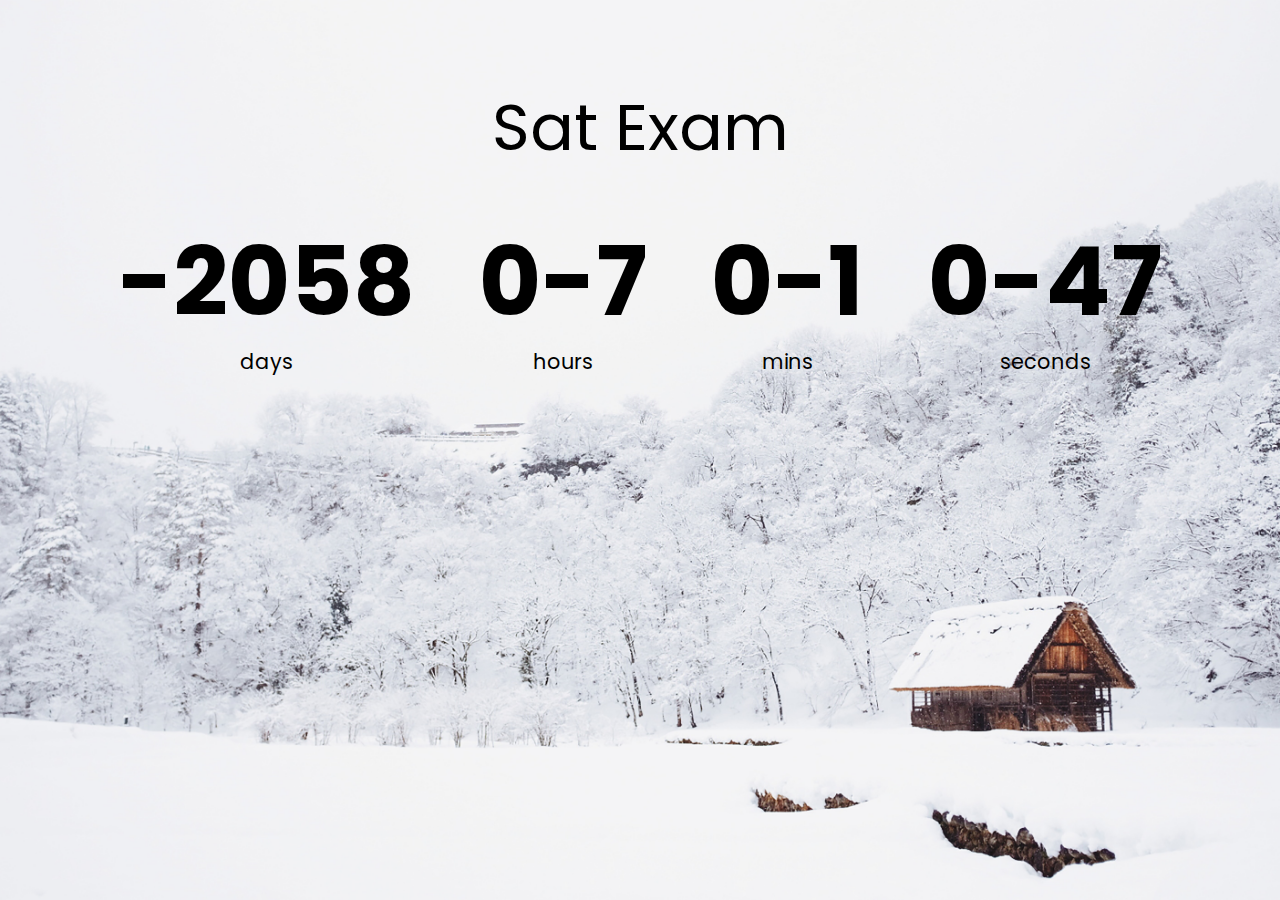
<file: countdown-timer/index.html>
<!--Written By Deepesh Nimma-->

<!DOCTYPE html>
<html lang="en">
  <head>
    <meta charset="UTF-8" />
    <meta name="viewport" content="width=device-width, initial-scale=1.0" />
    <title>Countdown Timer</title>
    <link rel="stylesheet" href="style.css" />
    <script src="script.js" defer></script>
  </head>
  <body>
    <h1>Sat Exam</h1>

    <div class="countdown-container">
      <div class="countdown-el days-c">
        <p class="big-text" id="days">0</p>
        <span>days</span>
      </div>
      <div class="countdown-el hours-c">
        <p class="big-text" id="hours">0</p>
        <span>hours</span>
      </div>
      <div class="countdown-el mins-c">
        <p class="big-text" id="mins">0</p>
        <span>mins</span>
      </div>
      <div class="countdown-el seconds-c">
        <p class="big-text" id="seconds">0</p>
        <span>seconds</span>
      </div>
    </div>
  </body>
</html>
</file>
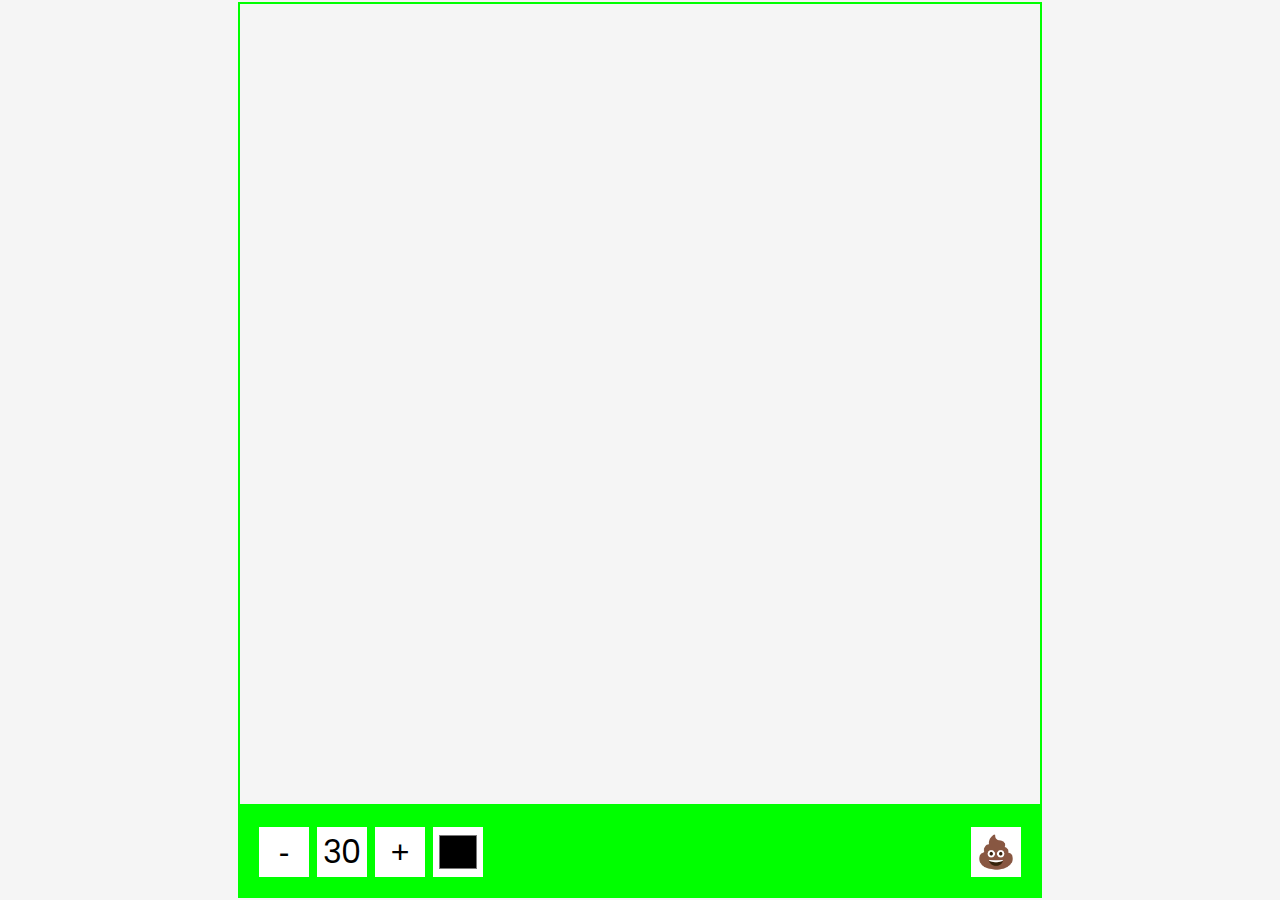
<file: drawing-app/index.html>
<!-- Written By Deepesh Nimma -->

<!DOCTYPE html>
<html lang="en">
  <head>
    <meta charset="UTF-8" />
    <meta name="viewport" content="width=device-width, initial-scale=1.0" />
    <title>Drawing App</title>
    <link rel="stylesheet" href="style.css" />
    <script src="script.js" defer></script>
  </head>
  <body>
    <canvas id="canvas" width="800" height="800"></canvas>
    <div class="toolbox">
      <button id="decrease">-</button>
      <span id="size">30</span>
      <button id="increase">+</button>
      <input type="color" id="color" />
      <button id="clear">💩</button>
    </div>
  </body>
</html>
</file>
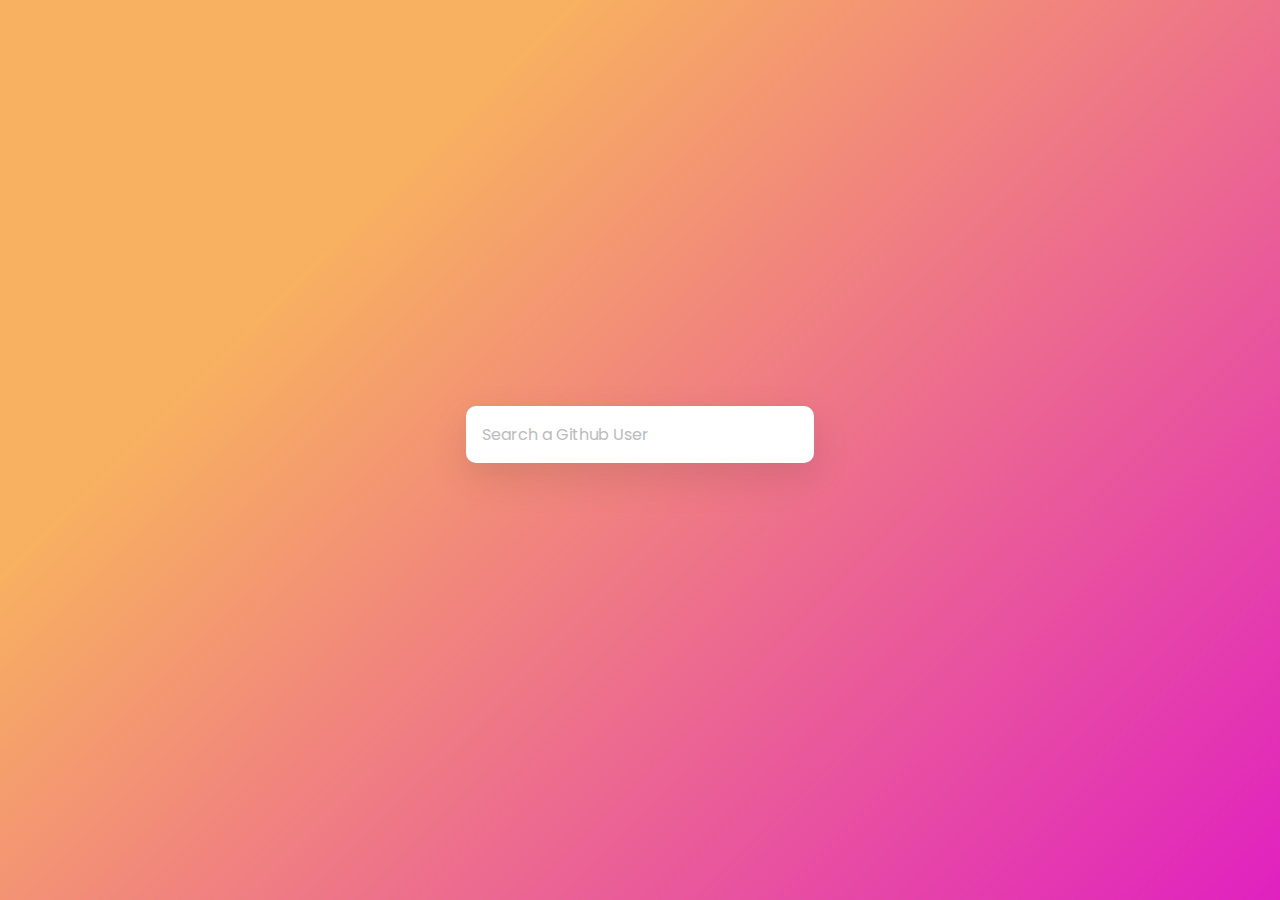
<file: github-profiles/index.html>
<!-- Written By Deepesh Nimma -->

<!DOCTYPE html>
<html lang="en">
  <head>
    <meta charset="UTF-8" />
    <meta name="viewport" content="width=device-width, initial-scale=1.0" />
    <title>Github Profiles</title>
    <link rel="stylesheet" href="style.css" />
    <script src="script.js" defer></script>
  </head>
  <body>
    <form id="form">
      <input type="text" id="search" placeholder="Search a Github User" />
    </form>
    <main id="main"></main>
  </body>
</html>
</file>
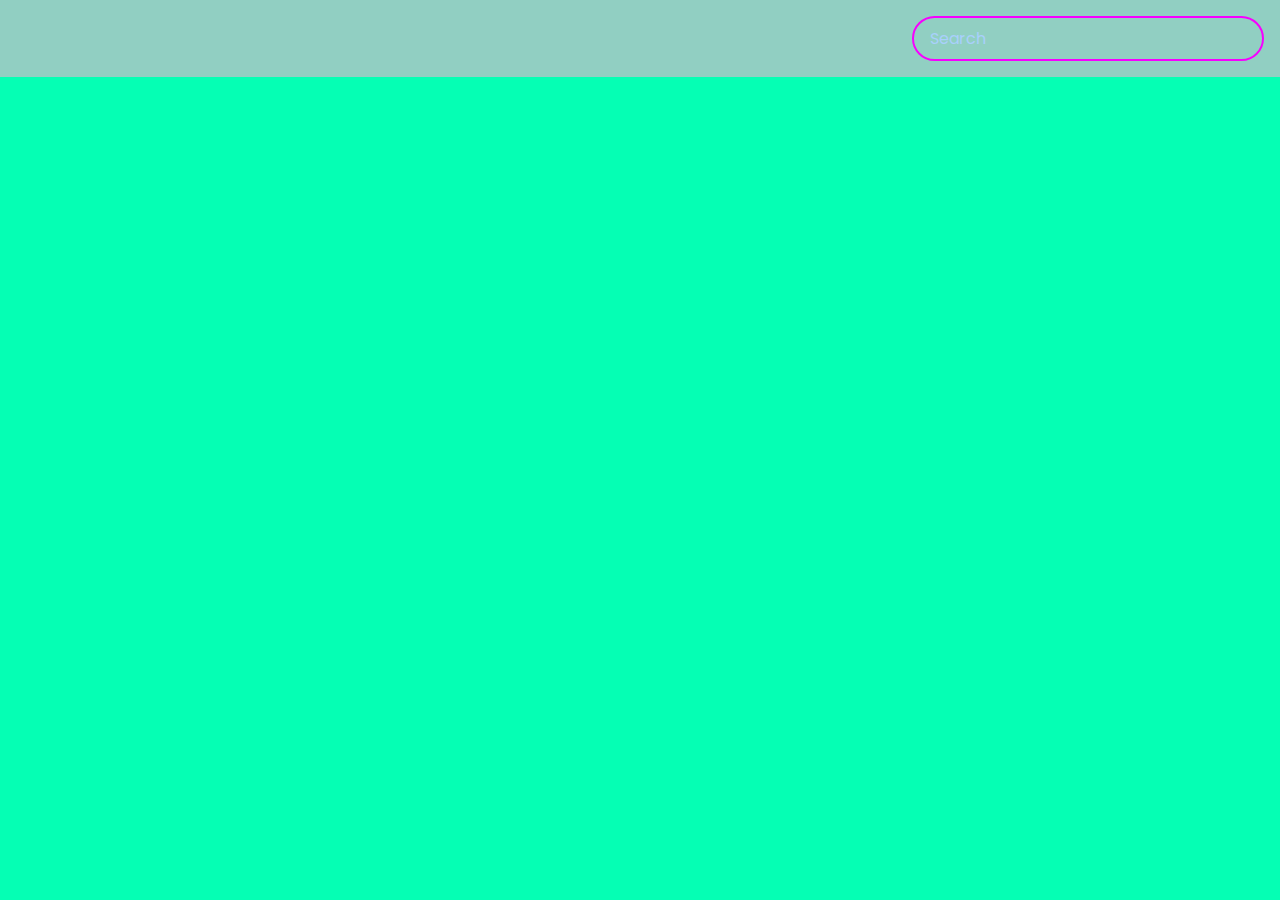
<file: movie-app/index.html>
<!-- Written By Deepesh Nimma -->
<!DOCTYPE html>
<html lang="en">
    <head>
        <meta charset="UTF-8" />
        <meta name="viewport" content="width=device-width, initial-scale=1.0" />
        <title>Movie App</title>
        <link rel="stylesheet" href="style.css" />
        <script src="script.js" defer></script>
    </head>
    <body>
        <header>
            <form id="form">
                <input
                    type="text"
                    id="search"
                    placeholder="Search"
                    class="search"
                />
            </form>
        </header>
        <main id="main"></main>
    </body>
</html>
</file>
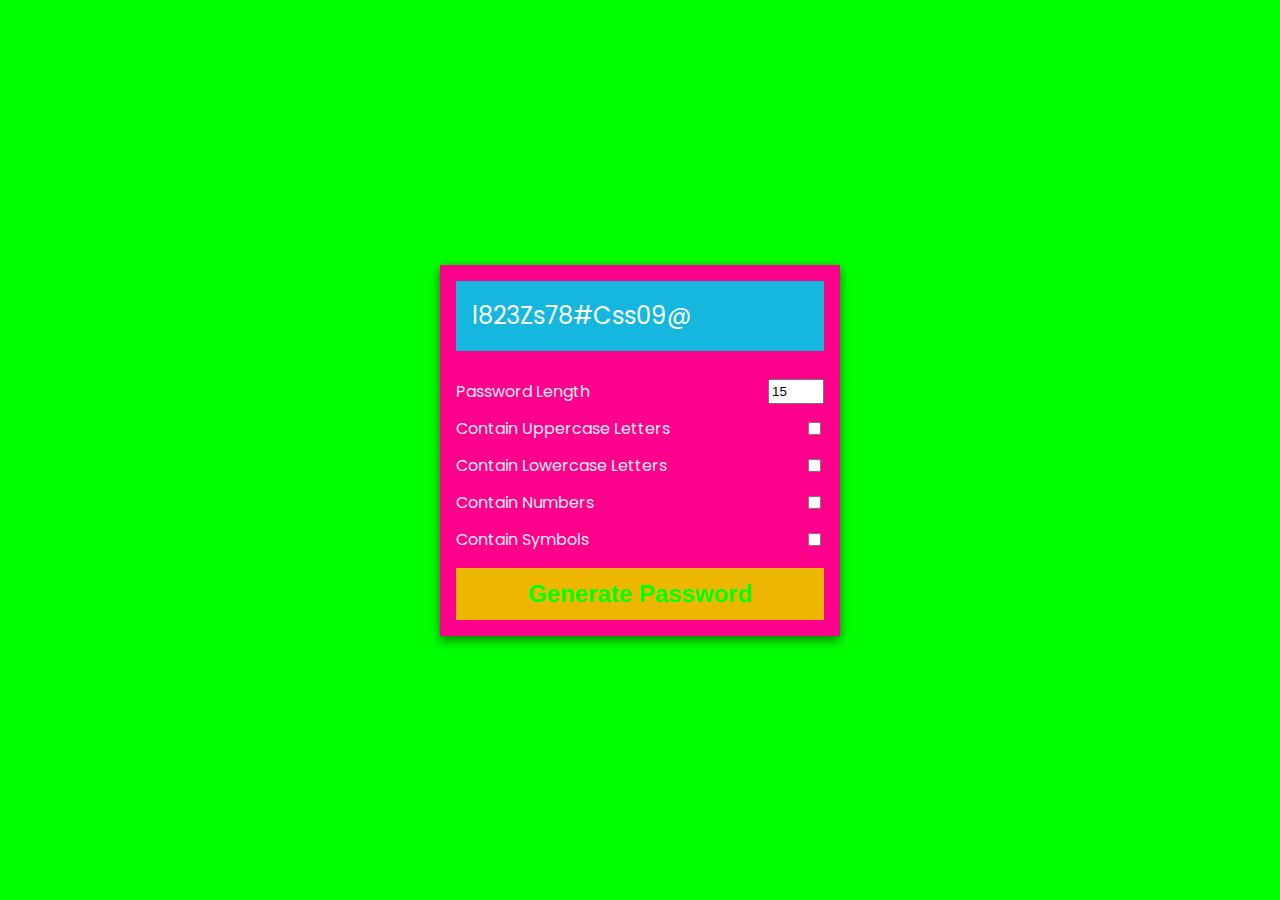
<file: password-generator/index.html>
<!-- Written By Deepesh Nimma -->
<!DOCTYPE html>
<html lang="en">
    <head>
        <meta charset="UTF-8" />
        <meta name="viewport" content="width=device-width, initial-scale=1.0" />
        <title>Password Generator</title>
        <link rel="stylesheet" href="style.css" />
        <script src="script.js" defer></script>
    </head>
    <body>
        <div class="pw-container">
            <div class="pw-header">
                <div class="pw">
                    <span id="pw">l823Zs78#Css09@</span>
                    <button id="copy">Copy</button>
                </div>
            </div>
            <div class="pw-body">
                <div class="form-control">
                    <label for="len">Password Length</label>
                    <input id="len" value="15" type="number" min="2" max="30" />
                </div>
                <div class="form-control">
                    <label for="upper">Contain Uppercase Letters</label>
                    <input id="upper" type="checkbox" />
                </div>
                <div class="form-control">
                    <label for="lower">Contain Lowercase Letters</label>
                    <input id="lower" type="checkbox" />
                </div>
                <div class="form-control">
                    <label for="number">Contain Numbers</label>
                    <input id="number" type="checkbox" />
                </div>
                <div class="form-control">
                    <label for="symbol">Contain Symbols</label>
                    <input id="symbol" type="checkbox" />
                </div>
                <button class="generate" id="generate">
                    Generate Password
                </button>
            </div>
        </div>
    </body>
</html>
</file>
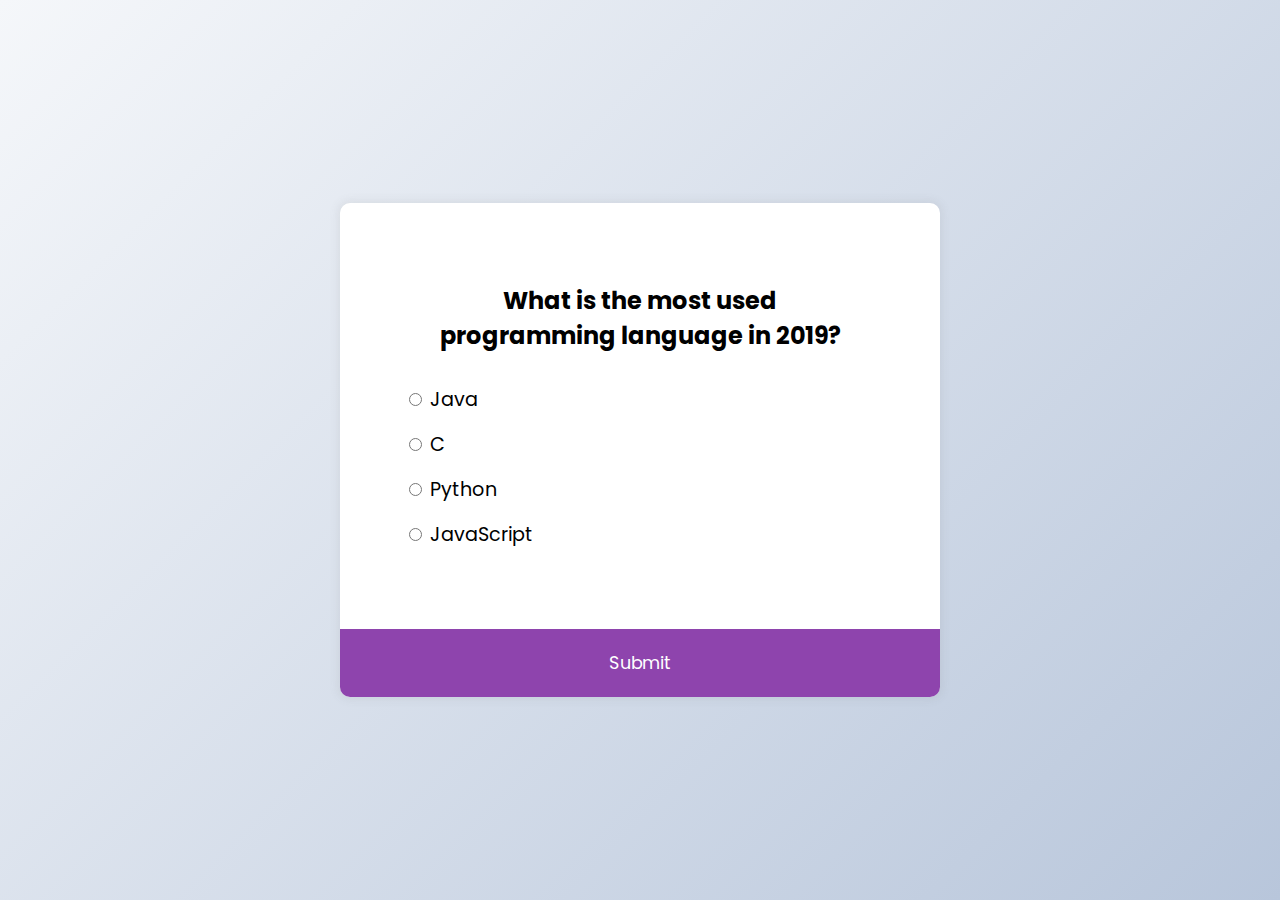
<file: quiz-app/index.html>
<!-- Written By Deepesh Nimma -->
<!DOCTYPE html>
<html lang="en">
    <head>
        <meta charset="UTF-8" />
        <meta name="viewport" content="width=device-width, initial-scale=1.0" />
        <title>Quiz App</title>
        <link rel="stylesheet" href="style.css" />
        <script src="script.js" defer></script>
    </head>
    <body>
        <div class="quiz-container" id="quiz">
            <div class="quiz-header">
                <h2 id="question">Question text</h2>
                <ul>
                    <li>
                        <input
                            type="radio"
                            id="a"
                            name="answer"
                            class="answer"
                        />
                        <label id="a_text" for="a">Question</label>
                    </li>
                    <li>
                        <input
                            type="radio"
                            id="b"
                            name="answer"
                            class="answer"
                        />
                        <label id="b_text" for="b">Question</label>
                    </li>
                    <li>
                        <input
                            type="radio"
                            id="c"
                            name="answer"
                            class="answer"
                        />
                        <label id="c_text" for="c">Question</label>
                    </li>
                    <li>
                        <input
                            type="radio"
                            id="d"
                            name="answer"
                            class="answer"
                        />
                        <label id="d_text" for="d">Question</label>
                    </li>
                </ul>
            </div>
            <button id="submit">Submit</button>
        </div>
    </body>
</html>
</file>
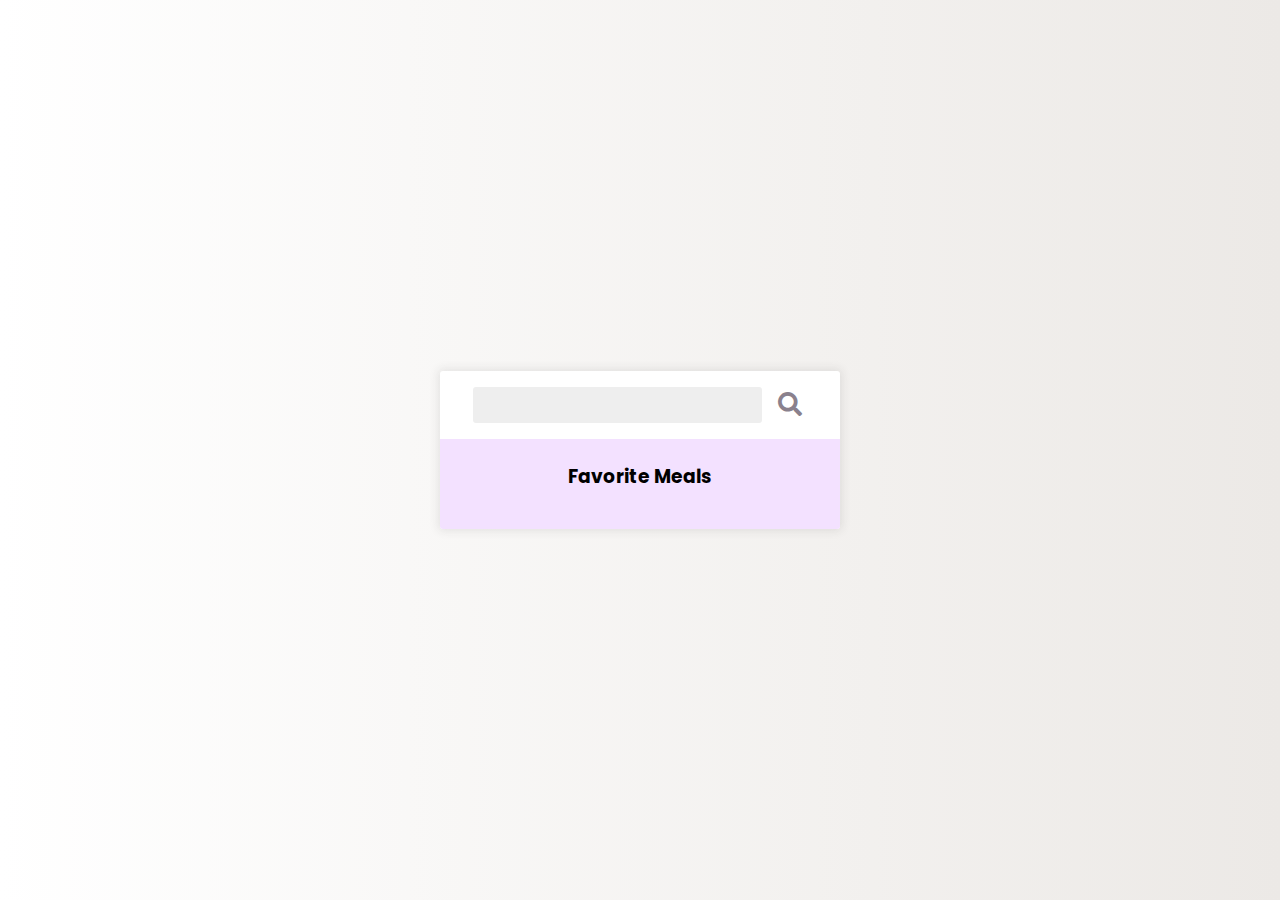
<file: recipe-app/index.html>
<!-- Written By Deepesh Nimma -->
<!DOCTYPE html>
<html lang="en">
    <head>
        <meta charset="UTF-8" />
        <meta name="viewport" content="width=device-width, initial-scale=1.0" />
        <title>Recipes App</title>
        <link
            rel="stylesheet"
            href="https://cdnjs.cloudflare.com/ajax/libs/font-awesome/5.14.0/css/all.min.css"
        />
        <link rel="stylesheet" href="style.css" />
        <script src="script.js" defer></script>
    </head>
    <body>
        <div class="mobile-container">
            <header>
                <input type="text" id="search-term" />
                <button id="search"><i class="fas fa-search"></i></button>
            </header>
            <div class="fav-container">
                <h3>Favorite Meals</h3>
                <ul class="fav-meals" id="fav-meals"></ul>
            </div>
            <div class="meals" id="meals"></div>
        </div>

        <div class="popup-container hidden" id="meal-popup">
            <div class="popup">
                <button id="close-popup" class="close-popup">
                    <i class="fas fa-times"></i>
                </button>
                <div class="meal-info" id="meal-info"></div>
            </div>
        </div>
    </body>
</html>
</file>
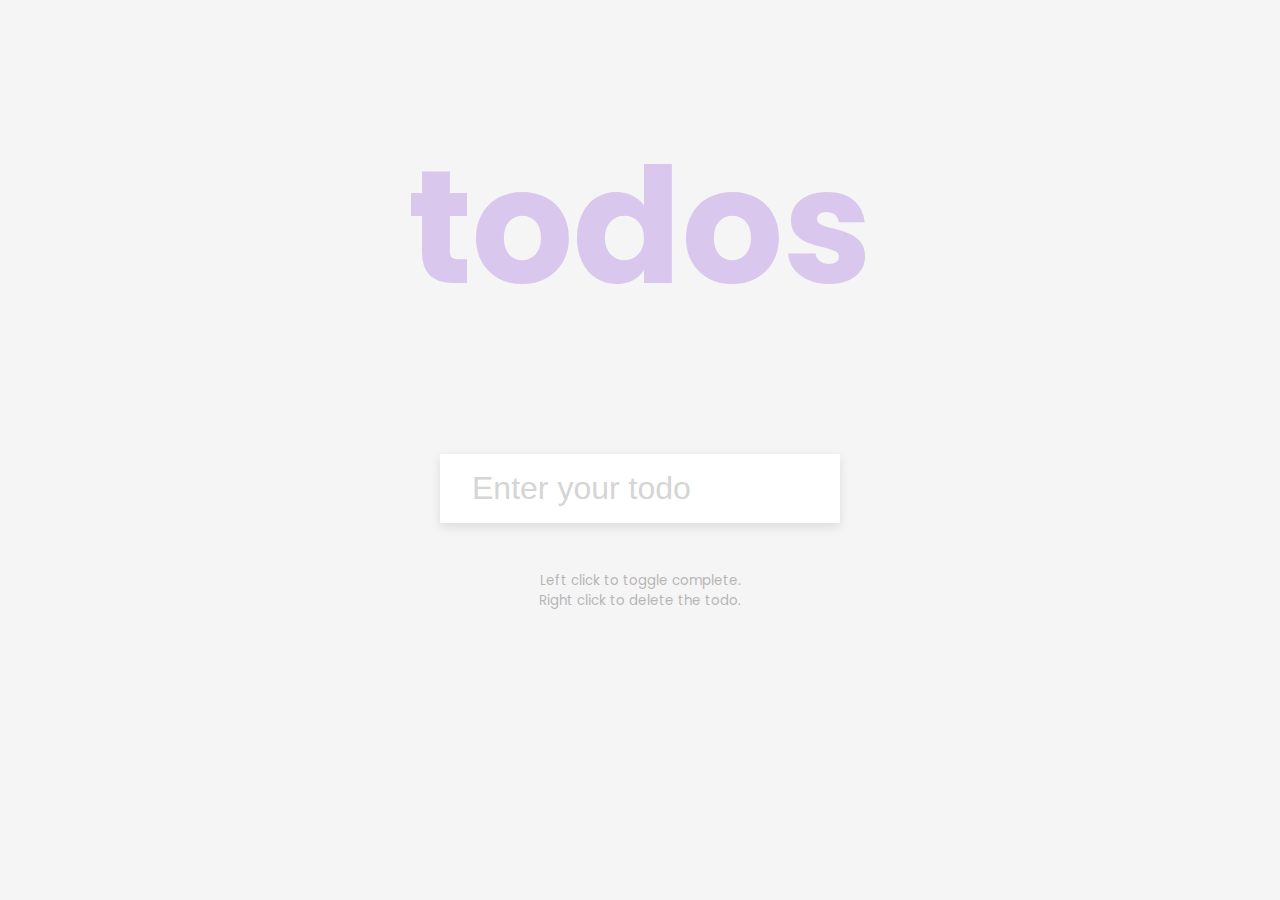
<file: todo-app/index.html>
<!-- Written By Deepesh Nimma -->
<!DOCTYPE html>
<html lang="en">
    <head>
        <meta charset="UTF-8" />
        <meta name="viewport" content="width=device-width, initial-scale=1.0" />
        <title>ToDo App</title>
        <link rel="stylesheet" href="style.css" />
        <script src="script.js" defer></script>
    </head>
    <body>
        <h1>todos</h1>
        <form id="form">
            <input
                type="text"
                id="input"
                class="input"
                placeholder="Enter your todo"
                autocomplete="off"
            />
            <ul class="todos" id="todos"></ul>
        </form>
        <small
            >Left click to toggle complete. <br />Right click to delete the
            todo.</small
        >
    </body>
</html>
</file>
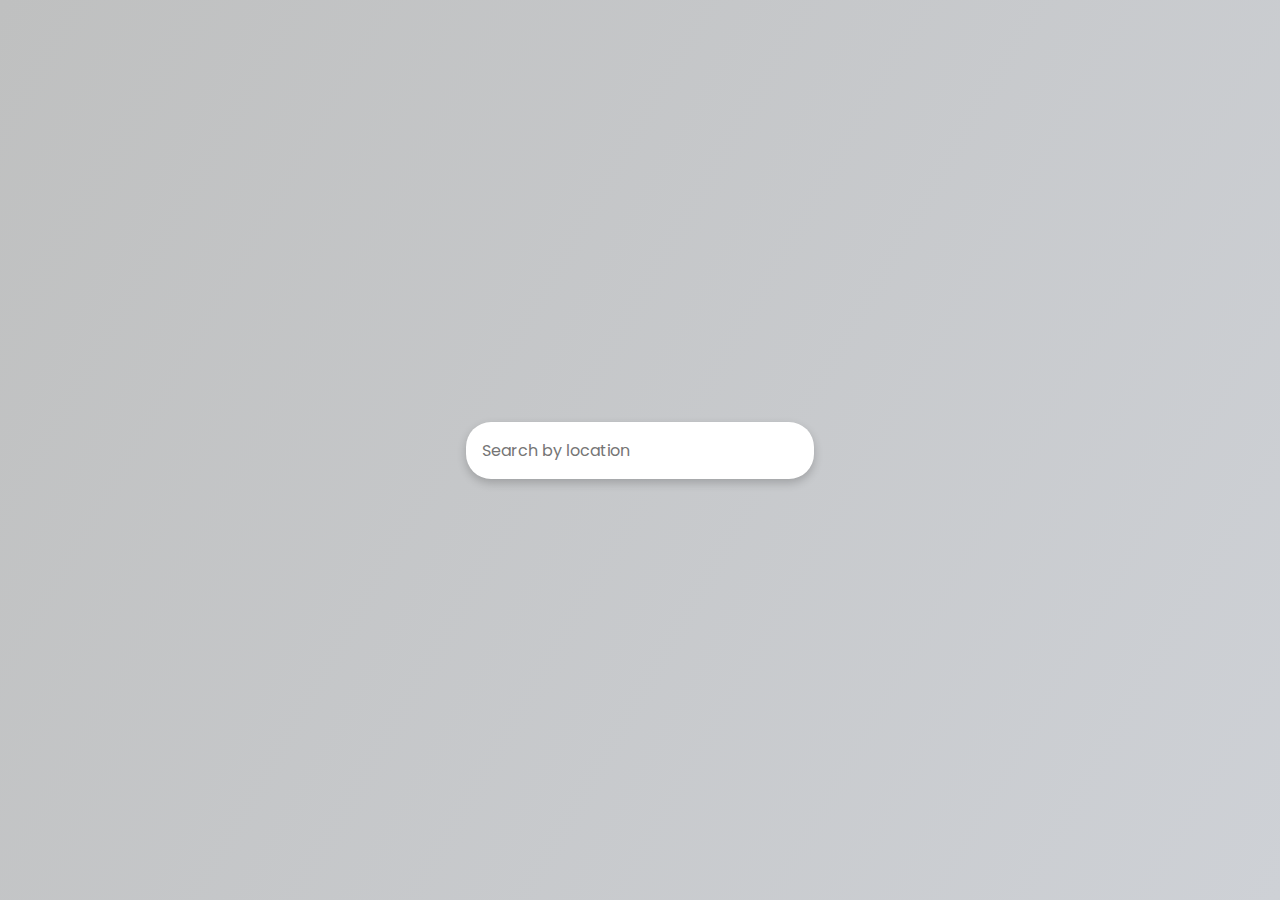
<file: weather-app/index.html>
<!-- Written By Deepesh Nimma -->
<!DOCTYPE html>
<html lang="en">
    <head>
        <meta charset="UTF-8" />
        <meta name="viewport" content="width=device-width, initial-scale=1.0" />
        <title>Weather App</title>
        <link rel="stylesheet" href="style.css" />
        <script src="script.js" defer></script>
    </head>
    <body>
        <form id="form">
            <input
                type="text"
                id="search"
                placeholder="Search by location"
                autocomplete="off"
            />
        </form>
        <main id="main"></main>
    </body>
</html>
</file>
<file: countdown-timer/style.css>
/* Written By Deepesh Nimma */

@import url("https://fonts.googleapis.com/css2?family=Poppins:wght@200;400;600&display=swap");

* {
  box-sizing: border-box;
}

body {
  background-image: url("./snow.jpg");
  background-size: cover;
  background-position: center center;
  display: flex;
  flex-direction: column;
  align-items: center;
  min-height: 100vh;
  font-family: "Poppins", sans-serif;
  margin: 0;
}

h1 {
  font-weight: normal;
  font-size: 4rem;
  margin-top: 5rem;
}

.countdown-container {
  display: flex;
  flex-wrap: wrap;
  justify-content: center;
}

.big-text {
  font-weight: bold;
  font-size: 6rem;
  line-height: 1;
  margin: 1rem 2rem;
}

.countdown-el {
  text-align: center;
}

.countdown-el span {
  font-size: 1.3rem;
}
</file>
<file: drawing-app/style.css>
/* Written By Deepesh Nimma */

@import url("https://fonts.googleapis.com/css2?family=Poppins:wght@200;400;600&display=swap");

* {
  box-sizing: border-box;
}

body {
  background-color: #f5f5f5;
  display: flex;
  flex-direction: column;
  align-items: center;
  justify-content: center;
  font-family: "Poppins", sans-serif;
  margin: 0;
  min-height: 100vh;
}

canvas {
  border: 2px solid lime;
}

.toolbox {
  background-color: lime;
  border: 1px solid lime;
  display: flex;
  padding: 1rem;
  width: 804px;
}

.toolbox > * {
  background-color: #fff;
  border: none;
  display: inline-flex;
  align-items: center;
  justify-content: center;
  font-size: 2rem;
  padding: 0.25rem;
  margin: 0.25rem;
  height: 50px;
  width: 50px;
}

.toolbox > *:last-child {
  margin-left: auto;
}
</file>
<file: github-profiles/style.css>
/* Written By Deepesh Nimma */

@import url("https://fonts.googleapis.com/css2?family=Poppins:wght@200;400;600&display=swap");

* {
  box-sizing: border-box;
}

body {
  background-color: #b3ff00;
  background-image: linear-gradient(315deg, #e021c0 0%, #f8b160 74%);
  display: flex;
  flex-direction: column;
  align-items: center;
  justify-content: center;
  font-family: "Poppins", sans-serif;
  margin: 0;
  min-height: 100vh;
}

input {
  background-color: #fff;
  border-radius: 10px;
  border: none;
  box-shadow: 0 5px 10px rgba(154, 160, 185, 0.05),
    0 15px 40px rgba(0, 0, 0, 0.1);
  color: white;
  font-family: inherit;
  font-size: 1rem;
  padding: 1rem;
  margin-bottom: 2rem;
}

input::placeholder {
  color: #bbb;
}

input:focus {
  outline: none;
}

.card {
  background-color: #0ff0f0;
  background-image: linear-gradient(315deg, cyan 0%, lime 100%);
  border-radius: 20px;
  box-shadow: 0 5px 10px rgba(154, 160, 185, 0.05),
    0 15px 40px rgba(0, 0, 0, 0.1);
  display: flex;
  padding: 3rem;
  max-width: 800px;
}

.avatar {
  border: 10px solid #2a2a72;
  border-radius: 50%;
  height: 150px;
  width: 150px;
}

.user-info {
  color: #eee;
  margin-left: 2rem;
}

.user-info h2 {
  margin-top: 0;
}

.user-info ul {
  display: flex;
  justify-content: space-between;
  list-style-type: none;
  padding: 0;
  max-width: 400px;
}

.user-info ul li {
  display: flex;
  align-items: center;
}

.user-info ul li strong {
  font-size: 0.9rem;
  margin-left: 0.5rem;
}

.repo {
  background-color: #b700ff;
  border-radius: 5px;
  display: inline-block;
  color: white;
  font-size: 0.7rem;
  padding: 0.25rem 0.5rem;
  margin-right: 0.5rem;
  margin-bottom: 0.5rem;
  text-decoration: none;
}
</file>
<file: movie-app/style.css>
/* Written By Deepesh Nimma */
@import url("https://fonts.googleapis.com/css2?family=Poppins:wght@200;400;600&display=swap");


* {
  box-sizing: border-box;
}

body {
  background-color: #05ffb4;
  font-family: "Poppins", sans-serif;
  margin: 0;
}

header {
  background-color: #91cfc2;
  display: flex;
  justify-content: flex-end;
  padding: 1rem;
}

.search {
  background-color: transparent;
  border: 2px solid #f700ff;
  border-radius: 50px;
  color: #fff;
  font-family: inherit;
  font-size: 1rem;
  padding: 0.5rem 1rem;
}

.search::placeholder {
  color: #a9d0fc;
}

.search:focus {
  background-color: #f700ff;
  outline: none;
}

main {
  display: flex;
  flex-wrap: wrap;
}

.movie {
  background-color: #00eeff;
  border-radius: 3px;
  box-shadow: 0 4px 5px rgba(0, 0, 0, 0.2);
  overflow: hidden;
  position: relative;
  margin: 1rem;
  width: 300px;
}

.movie img {
  width: 100%;
}

.movie-info {
  color: #eee;
  display: flex;
  align-items: center;
  justify-content: space-between;
  padding: 0.5rem 1rem 1rem;
  letter-spacing: 0.5px;
}

.movie-info h3 {
  margin: 0;
}

.movie-info span {
  background-color: #22254b;
  border-radius: 3px;
  font-weight: bold;
  padding: 0.25rem 0.5rem;
}
.movie-info span.green {
  color: rgb(39, 189, 39);
}

.movie-info span.orange {
  color: orange;
}

.movie-info span.red {
  color: rgb(189, 42, 42);
}

.overview {
  background-color: #fff;
  padding: 2rem;
  position: absolute;
  max-height: 100%;
  overflow: auto;
  left: 0;
  bottom: 0;
  right: 0;
  transform: translateY(101%);
  transition: transform 0.3s ease-in;
}

.overview h3 {
  margin-top: 0;
}

.movie:hover .overview {
  transform: translateY(0);
}
</file>
<file: password-generator/style.css>
/* Written By Deepesh Nimma */
@import url("https://fonts.googleapis.com/css2?family=Poppins:wght@200;400;600&display=swap");

* {
  box-sizing: border-box;
}

body {
  background-color: lime;
  color: white;
  display: flex;
  align-items: center;
  justify-content: center;
  font-family: "Poppins", sans-serif;
  margin: 0;
  min-height: 100vh;
}

.pw-container {
  background-color: rgb(255, 0, 140);
  box-shadow: 0 4px 10px rgba(0, 0, 0, 0.5);
  min-width: 400px;
}

.pw-header {
  padding: 1rem;
}

.pw {
  background-color: rgb(22, 183, 223);
  display: flex;
  font-size: 1.5rem;
  align-items: center;
  height: 70px;
  width: 100%;
  position: relative;
  padding: 1rem;
  overflow: auto;
}

.pw button {
  background-color: white;
  border: none;
  color: rgb(29, 2, 56);
  cursor: pointer;
  font-family: inherit;
  font-weight: bold;
  padding: 0.25rem;
  position: absolute;
  top: 0;
  right: 0;
  transform: translate(0, 20%);
  transition: opacity 0.2s ease, transform 0.2s ease;
  opacity: 0;
}

.pw:hover button {
  opacity: 1;
  transform: translate(0, 0%);
}

.pw-body {
  padding: 0 1rem 1rem;
}

.form-control {
  color: #eee;
  display: flex;
  justify-content: space-between;
  margin: 0.75rem 0;
}

.generate {
  background-color: #ecb602;
  border: none;
  color: lime;
  cursor: pointer;
  display: block;
  font-size: 1.5rem;
  font-weight: bold;
  padding: 0.75rem;
  margin-top: 1rem;
  width: 100%;
}
</file>
<file: quiz-app/style.css>
/* Written By Deepesh Nimma */
@import url("https://fonts.googleapis.com/css2?family=Poppins:wght@200;400;600&display=swap");

* {
  box-sizing: border-box;
}

body {
  background-color: #b8c6db;
  background-image: linear-gradient(315deg, #b8c6db 0%, #f5f7fa 100%);
  display: flex;
  align-items: center;
  justify-content: center;
  font-family: "Poppins", sans-serif;
  margin: 0;
  min-height: 100vh;
}

.quiz-container {
  background-color: #fff;
  border-radius: 10px;
  box-shadow: 0 0 10px 2px rgba(100, 100, 100, 0.1);
  overflow: hidden;
  width: 600px;
  max-width: 100%;
}

.quiz-header {
  padding: 4rem;
}

h2 {
  padding: 1rem;
  text-align: center;
  margin: 0;
}

ul {
  list-style-type: none;
  padding: 0;
}

ul li {
  font-size: 1.2rem;
  margin: 1rem 0;
}

ul li label {
  cursor: pointer;
}

button {
  background-color: #8e44ad;
  border: none;
  color: white;
  cursor: pointer;
  display: block;
  font-family: inherit;
  font-size: 1.1rem;
  width: 100%;
  padding: 1.3rem;
}

button:hover {
  background-color: #732d91;
}

button:focus {
  background-color: #5e3370;
  outline: none;
}
</file>
<file: recipe-app/style.css>
/* Written By Deepesh Nimma */
@import url("https://fonts.googleapis.com/css2?family=Poppins:wght@200;400;600&display=swap");

* {
  box-sizing: border-box;
}

body {
  background: #ece9e6;
  background: -webkit-linear-gradient(to right, #ffffff, #ece9e6);
  background: linear-gradient(to right, #ffffff, #ece9e6);
  display: flex;
  align-items: center;
  justify-content: center;
  font-family: "Poppins", sans-serif;
  margin: 0;
  min-height: 100vh;
}

img {
  max-width: 100%;
}

.mobile-container {
  background-color: #fff;
  box-shadow: 0 0 10px 2px #3333331a;
  border-radius: 3px;
  overflow: hidden;
  width: 400px;
}

header {
  display: flex;
  align-items: center;
  justify-content: center;
  padding: 1rem;
}

header input {
  background-color: #eee;
  border: none;
  border-radius: 3px;
  font-family: inherit;
  padding: 0.5rem 1rem;
}

header button {
  background-color: transparent;
  border: none;
  color: rgb(138, 129, 141);
  font-size: 1.5rem;
  margin-left: 10px;
}

.fav-container {
  background-color: rgb(243, 225, 255);
  padding: 0.25rem 1rem;
  text-align: center;
}

.fav-meals {
  display: flex;
  flex-wrap: wrap;
  justify-content: center;
  list-style-type: none;
  padding: 0;
}

.fav-meals li {
  cursor: pointer;
  position: relative;
  margin: 5px;
  width: 75px;
}

.fav-meals li .clear {
  background-color: transparent;
  border: none;
  cursor: pointer;
  opacity: 0;
  position: absolute;
  top: -0.5rem;
  right: -0.5rem;
  font-size: 1.2rem;
}

.fav-meals li:hover .clear {
  opacity: 1;
}

.fav-meals li img {
  border: 2px solid #ffffff;
  border-radius: 50%;
  box-shadow: 0 0 10px 2px #3333331a;
  object-fit: cover;
  height: 70px;
  width: 70px;
}

.fav-meals li span {
  display: inline-block;
  font-size: 0.9rem;
  white-space: nowrap;
  overflow: hidden;
  text-overflow: ellipsis;
  width: 75px;
}

.meal {
  border-radius: 3px;
  box-shadow: 0 0 10px 2px #3333331a;
  cursor: pointer;
  margin: 1.5rem;
  overflow: hidden;
}

.meal-header {
  position: relative;
}

.meal-header .random {
  position: absolute;
  top: 1rem;
  background-color: #fff;
  padding: 0.25rem 1rem;
  border-top-right-radius: 3px;
  border-bottom-right-radius: 3px;
}

.meal-header img {
  object-fit: cover;
  height: 250px;
  width: 100%;
}

.meal-body {
  display: flex;
  align-items: center;
  justify-content: space-between;
  padding: 1rem;
}

.meal-body h4 {
  margin: 0;
}

.meal-body .fav-btn {
  border: none;
  background-color: transparent;
  color: rgb(241, 148, 148);
  cursor: pointer;
  font-size: 1.2rem;
}

.meal-body .fav-btn.active {
  color: lime;
}

.popup-container {
  background-color: rgba(0, 0, 0, 0.5);
  display: flex;
  align-items: center;
  justify-content: center;
  position: fixed;
  left: 0;
  right: 0;
  top: 0;
  bottom: 0;
}

.popup-container.hidden {
  opacity: 0;
  pointer-events: none;
}

.popup {
  background-color: #fff;
  border-radius: 5px;
  padding: 0 2rem;
  position: relative;
  overflow: auto;
  max-height: 100vh;
  max-width: 600px;
  width: 100%;
}

.popup .close-popup {
  background-color: transparent;
  border: none;
  cursor: pointer;
  font-size: 1.5rem;
  position: absolute;
  top: 1rem;
  right: 1rem;
}

.meal-info h1 {
  text-align: center;
}
</file>
<file: todo-app/style.css>
/* Written By Deepesh Nimma */
@import url("https://fonts.googleapis.com/css2?family=Poppins:wght@200;400;600&display=swap");

* {
  box-sizing: border-box;
}

body {
  background-color: #f5f5f5;
  color: #444;
  display: flex;
  align-items: center;
  flex-direction: column;
  font-family: "Poppins", sans-serif;
  margin: 0;
  min-height: 100vh;
}

h1 {
  color: rgb(179, 131, 226);
  font-size: 10rem;
  text-align: center;
  opacity: 0.4;
}

form {
  box-shadow: 0 4px 10px rgba(0, 0, 0, 0.1);
  max-width: 100%;
  width: 400px;
}

.input {
  border: none;
  color: #444;
  font-size: 2rem;
  padding: 1rem 2rem;
  display: block;
  width: 100%;
}

.input::placeholder {
  color: #d5d5d5;
}

.todos {
  background-color: #fff;
  padding: 0;
  margin: 0;
  list-style-type: none;
}

.todos li {
  border-top: 1px solid #e5e5e5;
  cursor: pointer;
  font-size: 1.5rem;
  padding: 1rem 2rem;
}

.todos li.completed {
  color: #b6b6b6;
  text-decoration: line-through;
}

small {
  color: #b5b5b5;
  margin-top: 3rem;
  text-align: center;
}
</file>
<file: weather-app/style.css>
/* Written By Deepesh Nimma */
@import url("https://fonts.googleapis.com/css2?family=Poppins:wght@200;400;600&display=swap");

* {
  box-sizing: border-box;
}

body {
  background: linear-gradient(300deg, #ced1d6, #bfc0c0);
  font-family: "Poppins", sans-serif;
  display: flex;
  flex-direction: column;
  align-items: center;
  justify-content: center;
  margin: 0;
  min-height: 100vh;
}

input {
  background-color: #fff;
  border: none;
  border-radius: 25px;
  box-shadow: 0 4px 10px rgba(0, 0, 0, 0.2);
  font-family: inherit;
  font-size: 1rem;
  padding: 1rem;
  min-width: 300px;
}

input:focus {
  outline: none;
}

.weather {
  font-size: 2rem;
  text-align: center;
}

.weather h2 {
  display: flex;
  align-items: center;
  margin-bottom: 0;
}
</file>
